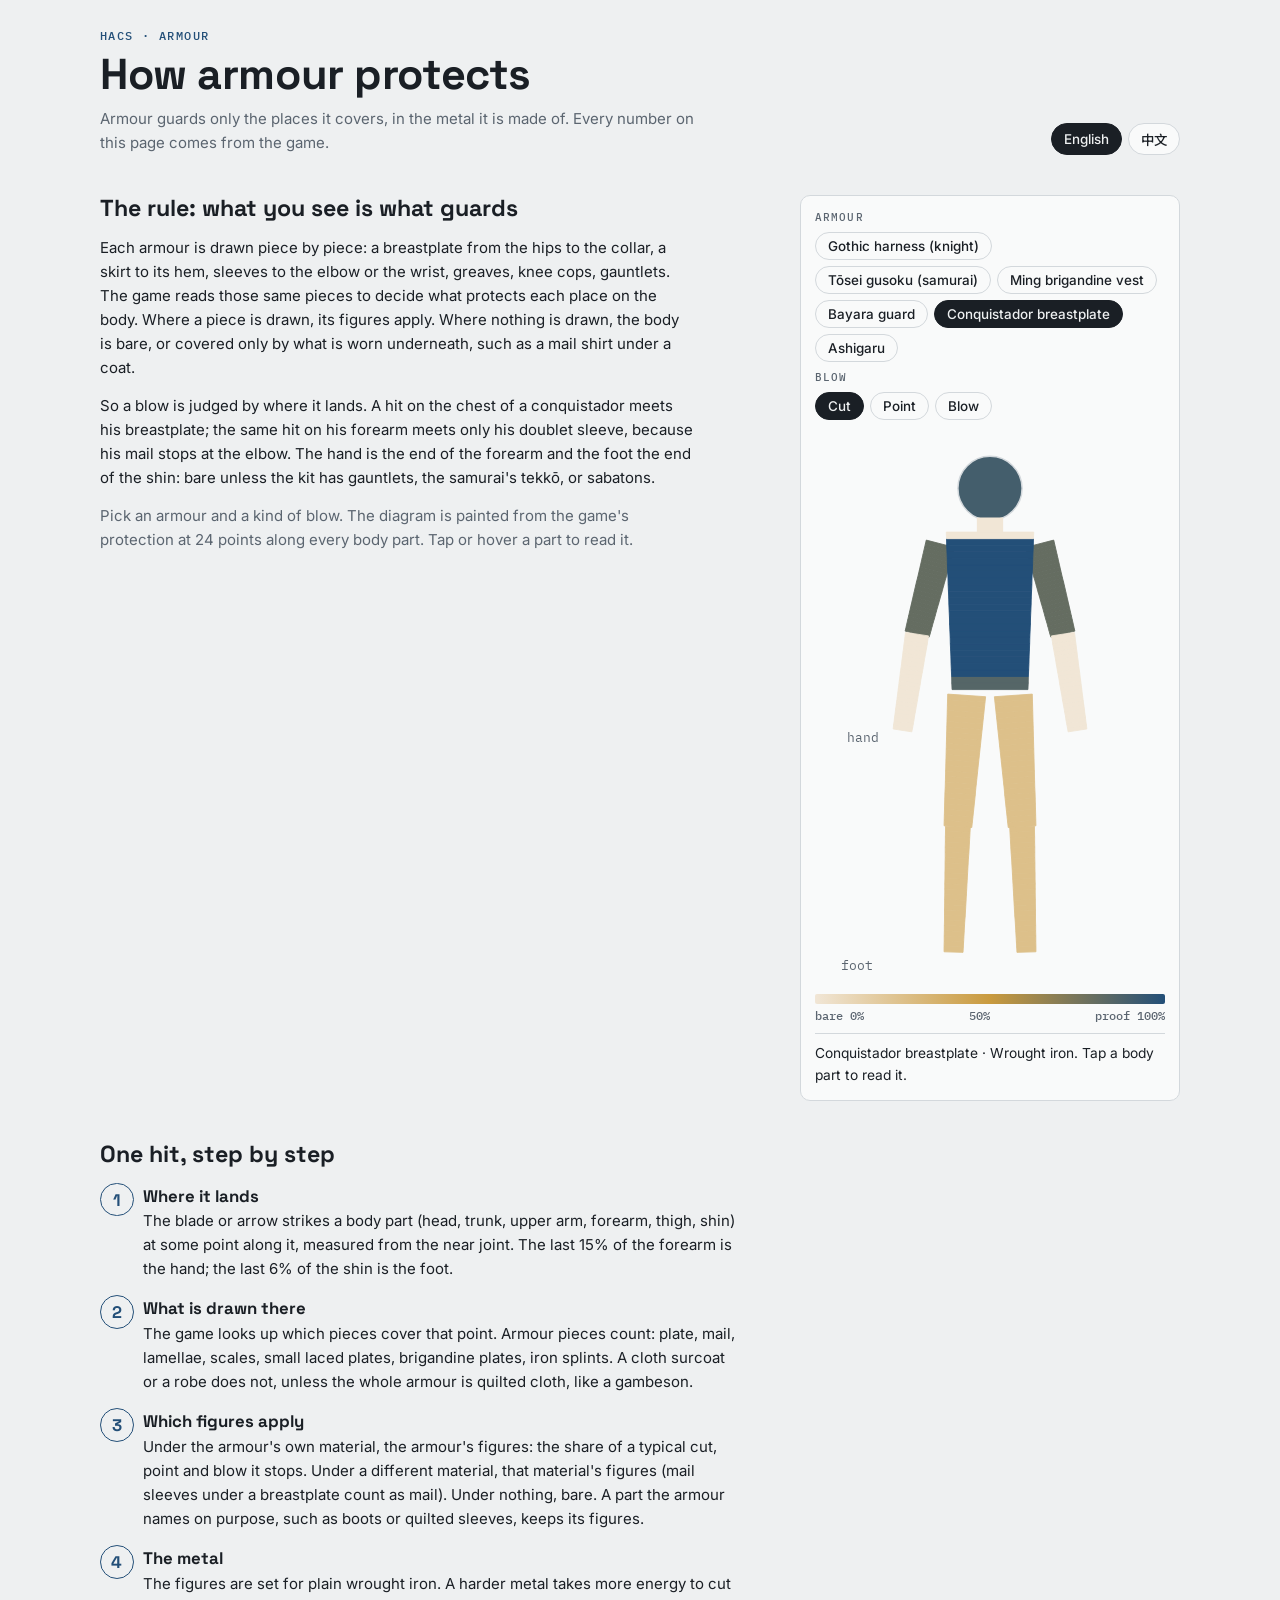
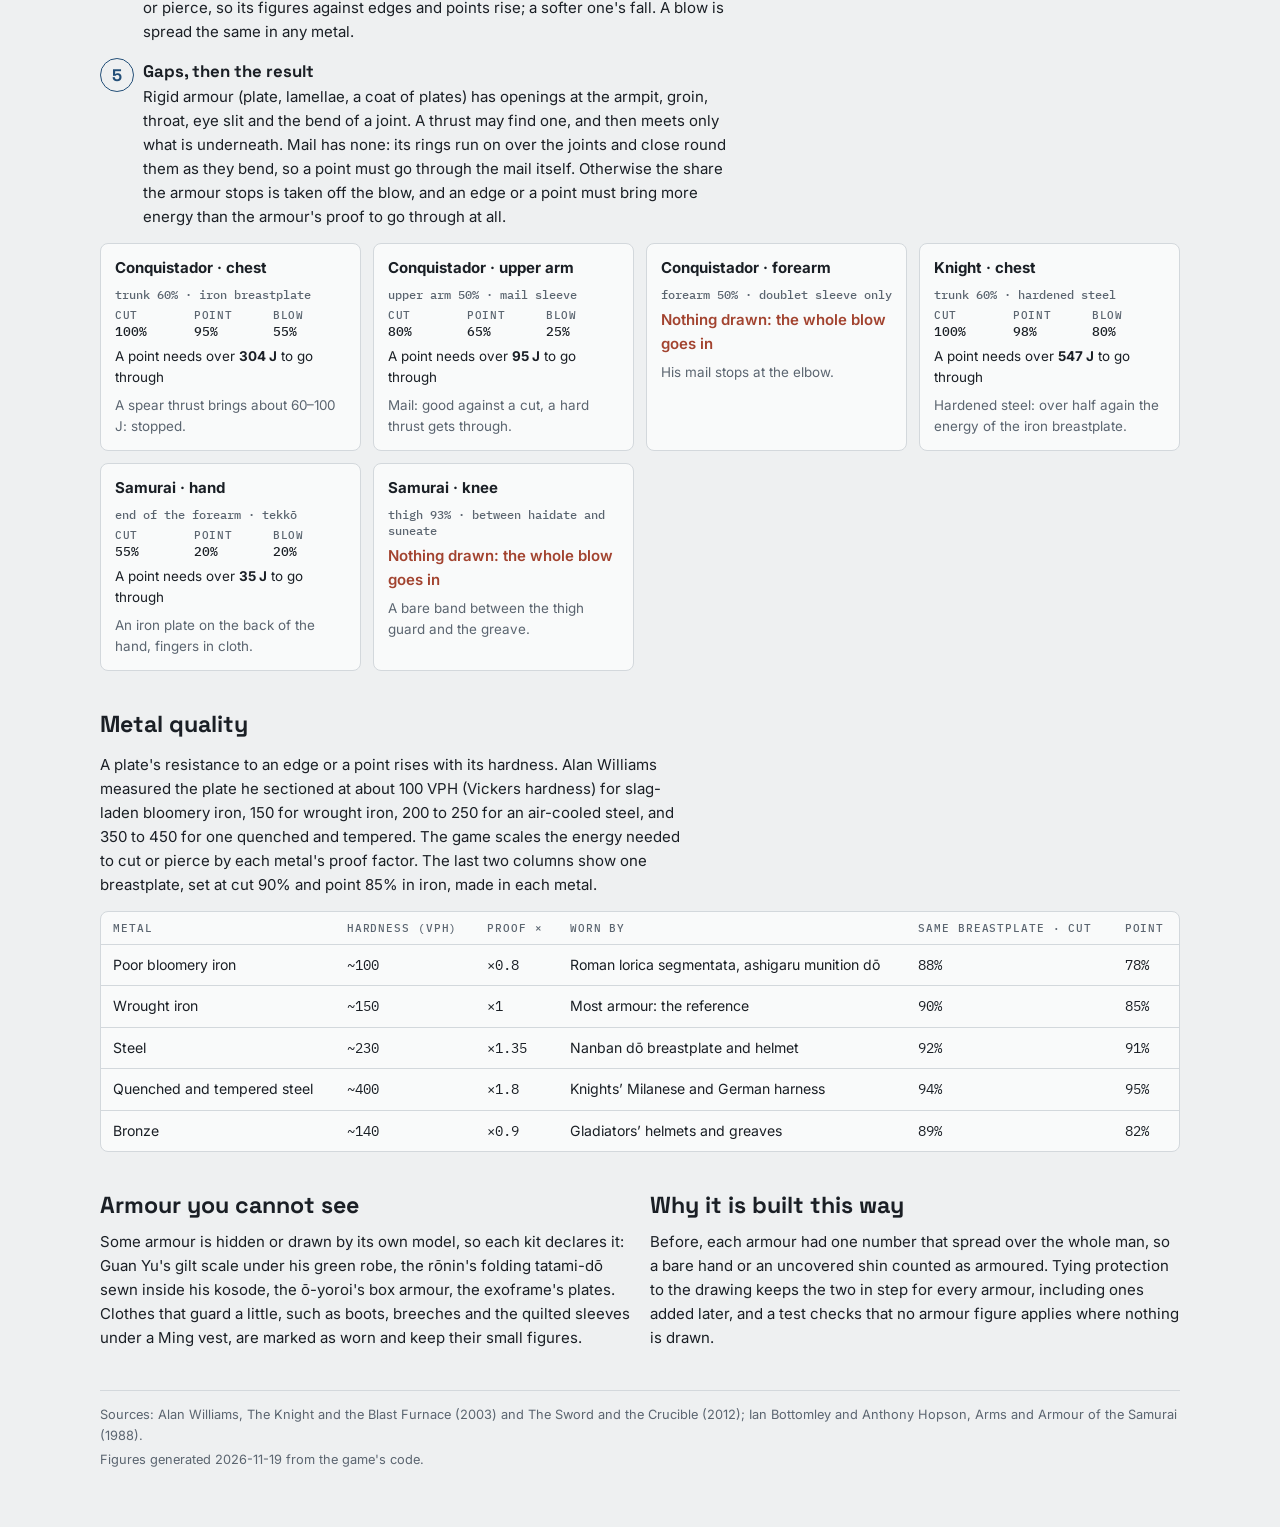
<file: assets/armour.html>
<!doctype html>
<!-- GENERATED by tools/armour-page.mjs from tools/armour-page.tpl.html: do not edit by hand. -->
<html lang="en">
<head>
<meta charset="utf-8">
<meta name="viewport" content="width=device-width, initial-scale=1, viewport-fit=cover">
</head>
<body>
<title>How Armour Protects</title>
<meta name="claude:viewport-fit-sides" content="cover">
<link rel="preconnect" href="https://fonts.googleapis.com">
<link rel="stylesheet" href="https://fonts.googleapis.com/css2?family=Space+Grotesk:wght@500;700&family=Inter:wght@400;500;600&family=IBM+Plex+Mono:wght@500&family=Noto+Sans+SC:wght@400;700&display=swap">
<style>
/* Layout: an armourer's sheet — a running explanation beside one live body diagram, then the worked hit, then reference tables.
   Colour: the temper colours of steel, straw (soft, little guard) to blued (proof). */
:root {
  --bg: #eef0f1; --panel: #f9fafa; --ink: #1a1f25; --muted: #5b6570; --line: #d3d8dc;
  --straw: #c99a3e; --blued: #234f78; --bare: #f1e6d6; --accent: #234f78; --warn: #a2432f;
  --display: "Space Grotesk", "Noto Sans SC", system-ui, sans-serif; --body: "Inter", "Noto Sans SC", system-ui, sans-serif; --mono: "IBM Plex Mono", ui-monospace, monospace;
}
@media (prefers-color-scheme: dark) { :root:not([data-theme="light"]) {
  --bg: #12161a; --panel: #1a1f25; --ink: #e6e9ec; --muted: #9aa4ae; --line: #2c333a;
  --straw: #d9ad55; --blued: #6fa3d6; --bare: #3a3127; --accent: #8ab8e3; --warn: #e07a62; color-scheme: dark } }
:root[data-theme="dark"] {
  --bg: #12161a; --panel: #1a1f25; --ink: #e6e9ec; --muted: #9aa4ae; --line: #2c333a;
  --straw: #d9ad55; --blued: #6fa3d6; --bare: #3a3127; --accent: #8ab8e3; --warn: #e07a62; color-scheme: dark }
* { box-sizing: border-box }
body { background: var(--bg); color: var(--ink); font: 15px/1.6 var(--body); padding-left: max(16px, env(safe-area-inset-left, 0px)); padding-right: max(16px, env(safe-area-inset-right, 0px)); padding-block: 28px 56px; margin: 0 }
main { max-width: 1080px; margin: 0 auto; display: grid; gap: 40px }
h1, h2, h3 { font-family: var(--display); text-wrap: balance; margin: 0 }
h1 { font-size: clamp(1.9rem, 4vw, 2.7rem); line-height: 1.1; letter-spacing: -0.01em }
h2 { font-size: 1.45rem; line-height: 1.2 }
h3 { font-size: 1.05rem }
p { margin: 0; max-width: 66ch }
.muted { color: var(--muted) }
.eyebrow { font: 500 .74rem var(--mono); letter-spacing: .12em; text-transform: uppercase; color: var(--accent) }
header { display: flex; flex-wrap: wrap; gap: 16px 24px; align-items: end; justify-content: space-between }
header > div { display: grid; gap: 8px; min-width: 0 }
.chips { display: flex; flex-wrap: wrap; gap: 6px }
.chips button { font: 500 .84rem var(--body); background: var(--panel); color: var(--ink); border: 1px solid var(--line); border-radius: 999px; padding: 5px 12px; cursor: pointer }
.chips button[aria-pressed="true"] { background: var(--ink); color: var(--bg); border-color: var(--ink) }
button:focus-visible { outline: 2px solid var(--accent); outline-offset: 2px }
.lab { display: grid; grid-template-columns: minmax(0, 1fr) minmax(280px, 380px); gap: 28px; align-items: start }
.lab .text { display: grid; gap: 14px; min-width: 0 }
.figure { background: var(--panel); border: 1px solid var(--line); border-radius: 10px; padding: 14px; display: grid; gap: 10px; position: sticky; top: calc(env(safe-area-inset-top, 0px) + 12px) }
.figure svg { width: 100%; height: auto; display: block }
.scale { display: grid; gap: 4px; font: 500 .72rem var(--mono); color: var(--muted) }
.scale .bar { height: 10px; border-radius: 2px; background: linear-gradient(90deg, var(--bare), var(--straw), var(--blued)) }
.scale .ticks { display: flex; justify-content: space-between }
.readout { min-height: 3.2em; font-size: .86rem; border-top: 1px solid var(--line); padding-top: 8px }
.readout b { font-family: var(--mono) }
.controls { display: grid; gap: 8px }
.controls label { font: 500 .7rem var(--mono); letter-spacing: .1em; text-transform: uppercase; color: var(--muted) }
ol.steps { list-style: none; padding: 0; margin: 0; display: grid; gap: 14px; counter-reset: s }
ol.steps li { display: grid; grid-template-columns: 2.2em minmax(0, 1fr); gap: 10px; counter-increment: s }
ol.steps li::before { content: counter(s); font: 700 1.05rem var(--display); color: var(--accent); border: 1.5px solid var(--accent); border-radius: 50%; width: 1.9em; height: 1.9em; display: grid; place-items: center }
.cases { display: grid; grid-template-columns: repeat(auto-fit, minmax(230px, 1fr)); gap: 12px }
.case { background: var(--panel); border: 1px solid var(--line); border-radius: 8px; padding: 12px 14px; display: grid; gap: 6px; align-content: start }
.case .where { font: 500 .78rem var(--mono); color: var(--muted) }
.figs { display: grid; grid-template-columns: repeat(3, 1fr); gap: 6px; font: 500 .82rem var(--mono); font-variant-numeric: tabular-nums }
.figs span { display: grid; gap: 1px }
.figs small { font: 500 .66rem var(--mono); color: var(--muted); text-transform: uppercase; letter-spacing: .06em }
.joules { font-size: .84rem }
.bare { color: var(--warn); font-weight: 600 }
.tablewrap { overflow-x: auto; border: 1px solid var(--line); border-radius: 8px; background: var(--panel) }
table { border-collapse: collapse; width: 100%; font-size: .88rem; min-width: 560px }
th, td { text-align: left; padding: 9px 12px; border-bottom: 1px solid var(--line); vertical-align: top }
th { font: 500 .7rem var(--mono); letter-spacing: .08em; text-transform: uppercase; color: var(--muted) }
td.num { font-family: var(--mono); font-variant-numeric: tabular-nums; white-space: nowrap }
tr:last-child td { border-bottom: 0 }
section { display: grid; gap: 14px }
.two { display: grid; grid-template-columns: repeat(auto-fit, minmax(280px, 1fr)); gap: 20px }
.two > div { display: grid; gap: 10px; min-width: 0 }
footer { font-size: .8rem; color: var(--muted); border-top: 1px solid var(--line); padding-top: 14px; display: grid; gap: 4px }
html[data-lang="zh"] .en, html[data-lang="en"] .zh { display: none }
@media (max-width: 760px) { .lab { grid-template-columns: 1fr } .figure { position: static } }
</style>

<main>
<header>
  <div>
    <span class="eyebrow"><span class="en">HACS · armour</span><span class="zh">HACS · 护甲</span></span>
    <h1><span class="en">How armour protects</span><span class="zh">护甲如何防护</span></h1>
    <p class="muted"><span class="en">Armour guards only the places it covers, in the metal it is made of. Every number on this page comes from the game.</span><span class="zh">护甲只护住它覆盖到的地方，护得多少取决于它用的金属。本页所有数字都取自游戏本身。</span></p>
  </div>
  <div class="chips" role="group" aria-label="Language"><button id="lang-en" type="button">English</button><button id="lang-zh" type="button">中文</button></div>
</header>

<div class="lab">
  <div class="text">
    <h2><span class="en">The rule: what you see is what guards</span><span class="zh">规则：看得见的才挡得住</span></h2>
    <p><span class="en">Each armour is drawn piece by piece: a breastplate from the hips to the collar, a skirt to its hem, sleeves to the elbow or the wrist, greaves, knee cops, gauntlets. The game reads those same pieces to decide what protects each place on the body. Where a piece is drawn, its figures apply. Where nothing is drawn, the body is bare, or covered only by what is worn underneath, such as a mail shirt under a coat.</span><span class="zh">每一副甲都是一件一件画出来的：胸甲从胯部到领口，甲裙垂到下摆，袖甲到肘或到腕，还有护胫、护膝、铁手套。游戏就读这些画出来的甲片，来决定身上每一处由什么防护。画了甲片的地方，按甲片的数值算；没画的地方就是空的，只剩里面穿的东西，比如外套下面的锁子甲。</span></p>
    <p><span class="en">So a blow is judged by where it lands. A hit on the chest of a conquistador meets his breastplate; the same hit on his forearm meets only his doublet sleeve, because his mail stops at the elbow. The hand is the end of the forearm and the foot the end of the shin: bare unless the kit has gauntlets, the samurai's tekkō, or sabatons.</span><span class="zh">所以一击算多少，要看它落在哪里。同样一枪，扎在征服者胸口是胸甲挡；扎在小臂上就只隔一层衣袖，因为他的锁子甲只到肘部。手是小臂的末端，脚是小腿的末端：除非有铁手套、武士的手甲（手背铁片）或铁靴，否则都是光的。</span></p>
    <p class="muted"><span class="en">Pick an armour and a kind of blow. The diagram is painted from the game's protection at 24 points along every body part. Tap or hover a part to read it.</span><span class="zh">选一副甲和一种打击。图上每个部位沿长度取了 24 个点，颜色就是游戏里这些点的防护值。点按或悬停可看数值。</span></p>
  </div>
  <div class="figure">
    <div class="controls">
      <label><span class="en">Armour</span><span class="zh">护甲</span></label>
      <div class="chips" id="kits" role="group"></div>
      <label><span class="en">Blow</span><span class="zh">打击</span></label>
      <div class="chips" id="blows" role="group"></div>
    </div>
    <svg id="body" viewBox="0 0 240 380" role="img" aria-label="Body diagram"></svg>
    <div class="scale"><div class="bar"></div><div class="ticks"><span><span class="en">bare 0%</span><span class="zh">无防护 0%</span></span><span>50%</span><span><span class="en">proof 100%</span><span class="zh">全挡 100%</span></span></div></div>
    <div class="readout" id="readout" aria-live="polite"></div>
  </div>
</div>

<section>
  <h2><span class="en">One hit, step by step</span><span class="zh">一击是怎么算的</span></h2>
  <ol class="steps">
    <li><div><h3><span class="en">Where it lands</span><span class="zh">落点</span></h3><p><span class="en">The blade or arrow strikes a body part (head, trunk, upper arm, forearm, thigh, shin) at some point along it, measured from the near joint. The last 15% of the forearm is the hand; the last 6% of the shin is the foot.</span><span class="zh">刀刃或箭命中某个部位（头、躯干、上臂、小臂、大腿、小腿）上的某一点，从近端关节量起。小臂最末 15% 算手，小腿最末 6% 算脚。</span></p></div></li>
    <li><div><h3><span class="en">What is drawn there</span><span class="zh">那里画了什么</span></h3><p><span class="en">The game looks up which pieces cover that point. Armour pieces count: plate, mail, lamellae, scales, small laced plates, brigandine plates, iron splints. A cloth surcoat or a robe does not, unless the whole armour is quilted cloth, like a gambeson.</span><span class="zh">游戏查出覆盖这一点的是哪些甲片。算数的是甲：板甲、锁子甲、札甲、鳞甲、小札、布面甲的甲片、铁条。布罩袍和长袍不算，除非整副甲本来就是棉布做的，比如棉甲。</span></p></div></li>
    <li><div><h3><span class="en">Which figures apply</span><span class="zh">用哪组数值</span></h3><p><span class="en">Under the armour's own material, the armour's figures: the share of a typical cut, point and blow it stops. Under a different material, that material's figures (mail sleeves under a breastplate count as mail). Under nothing, bare. A part the armour names on purpose, such as boots or quilted sleeves, keeps its figures.</span><span class="zh">落在这副甲本身的材料上，就用这副甲的数值：一次普通的砍、刺、钝击，它能挡下几成。落在别的材料上，用那种材料的数值（胸甲下面的锁子袖按锁子甲算）。什么都没有，就是光的。甲特意写明的部位，比如靴子、棉袖，保留它自己的数值。</span></p></div></li>
    <li><div><h3><span class="en">The metal</span><span class="zh">金属</span></h3><p><span class="en">The figures are set for plain wrought iron. A harder metal takes more energy to cut or pierce, so its figures against edges and points rise; a softer one's fall. A blow is spread the same in any metal.</span><span class="zh">数值按普通熟铁设定。金属越硬，砍穿、刺穿需要的能量越大，对刃和尖的防护就越高；越软越低。钝击被摊开的程度跟金属软硬无关。</span></p></div></li>
    <li><div><h3><span class="en">Gaps, then the result</span><span class="zh">缝隙，然后出结果</span></h3><p><span class="en">Rigid armour (plate, lamellae, a coat of plates) has openings at the armpit, groin, throat, eye slit and the bend of a joint. A thrust may find one, and then meets only what is underneath. Mail has none: its rings run on over the joints and close round them as they bend, so a point must go through the mail itself. Otherwise the share the armour stops is taken off the blow, and an edge or a point must bring more energy than the armour's proof to go through at all.</span><span class="zh">硬甲（板甲、札甲、布面甲）在腋下、腹股沟、咽喉、眼缝、关节弯处有缝隙。刺击可能正好找到缝，那就只碰到里面的东西。锁子甲没有缝：铁环连着盖过关节，弯曲时也合拢着，尖只能硬穿锁子甲本身。否则就从这一击里扣掉甲挡下的那一份；刃或尖带的能量还得超过这副甲的“耐受能量”，才能穿得进去。</span></p></div></li>
  </ol>
  <div class="cases" id="cases"></div>
</section>

<section>
  <h2><span class="en">Metal quality</span><span class="zh">金属品质</span></h2>
  <p><span class="en">A plate's resistance to an edge or a point rises with its hardness. Alan Williams measured the plate he sectioned at about 100 VPH (Vickers hardness) for slag-laden bloomery iron, 150 for wrought iron, 200 to 250 for an air-cooled steel, and 350 to 450 for one quenched and tempered. The game scales the energy needed to cut or pierce by each metal's proof factor. The last two columns show one breastplate, set at cut 90% and point 85% in iron, made in each metal.</span><span class="zh">甲板对刃和尖的抵抗随硬度上升。Alan Williams 切片测量过的甲板：夹渣的块炼铁约 100 VPH（维氏硬度），熟铁约 150，空冷的钢 200 到 250，淬火回火的钢 350 到 450。游戏按每种金属的“耐受倍数”放大砍穿、刺穿所需的能量。最后两列是同一块胸甲（熟铁时挡砍 90%、挡刺 85%）换成各种金属后的数值。</span></p>
  <div class="tablewrap"><table id="metals"></table></div>
</section>

<section class="two">
  <div>
    <h2><span class="en">Armour you cannot see</span><span class="zh">看不见的甲</span></h2>
    <p><span class="en">Some armour is hidden or drawn by its own model, so each kit declares it: Guan Yu's gilt scale under his green robe, the rōnin's folding tatami-dō sewn inside his kosode, the ō-yoroi's box armour, the exoframe's plates. Clothes that guard a little, such as boots, breeches and the quilted sleeves under a Ming vest, are marked as worn and keep their small figures.</span><span class="zh">有些甲藏在衣服里，或者由专门的模型画出来，所以每套装备都要自己声明：关羽绿袍下的金鳞甲、浪人缝在小袖里的折叠叠具足、大铠的箱形胴、外骨骼的甲板。能挡一点的衣物，比如靴子、马裤、明军背心下面的棉袖，标为“穿着”，保留它们不大的数值。</span></p>
  </div>
  <div>
    <h2><span class="en">Why it is built this way</span><span class="zh">为什么这样设计</span></h2>
    <p><span class="en">Before, each armour had one number that spread over the whole man, so a bare hand or an uncovered shin counted as armoured. Tying protection to the drawing keeps the two in step for every armour, including ones added later, and a test checks that no armour figure applies where nothing is drawn.</span><span class="zh">以前每副甲只有一个数值，铺满全身，所以光着的手、露着的小腿也算有甲。把防护和画出来的甲绑在一起，每副甲（包括以后新加的）都会保持一致；还有一条测试专门检查：没画甲的地方不许有甲的数值。</span></p>
  </div>
</section>

<footer>
  <span><span class="en">Sources: Alan Williams, The Knight and the Blast Furnace (2003) and The Sword and the Crucible (2012); Ian Bottomley and Anthony Hopson, Arms and Armour of the Samurai (1988).</span><span class="zh">资料来源：Alan Williams《骑士与高炉》（2003）、《剑与坩埚》（2012）；Ian Bottomley、Anthony Hopson《武士的武器与甲胄》（1988）。</span></span>
  <span id="stamp"></span>
</footer>
</main>

<script>
const DATA = {"kits":[{"kind":"knight","label":"Gothic plate","kitLabel":"Knight — full plate","metal":"hardenedSteel","head":[1,0.981,0.62],"parts":{"trunk":[[1,0.984,0.8],[1,0.984,0.8],[1,0.984,0.8],[1,0.984,0.8],[1,0.984,0.8],[1,0.984,0.8],[1,0.984,0.8],[1,0.984,0.8],[1,0.984,0.8],[1,0.984,0.8],[1,0.984,0.8],[1,0.984,0.8],[1,0.984,0.8],[1,0.984,0.8],[1,0.984,0.8],[1,0.984,0.8],[1,0.984,0.8],[1,0.984,0.8],[1,0.984,0.8],[1,0.984,0.8],[1,0.984,0.8],[1,0.984,0.8],[1,0.984,0.8],[1,0.984,0.8]],"upperArm":[[1,0.984,0.8],[1,0.984,0.8],[1,0.984,0.8],[1,0.984,0.8],[1,0.984,0.8],[1,0.984,0.8],[1,0.984,0.8],[1,0.984,0.8],[1,0.984,0.8],[1,0.984,0.8],[1,0.984,0.8],[1,0.984,0.8],[1,0.984,0.8],[1,0.984,0.8],[1,0.984,0.8],[1,0.984,0.8],[1,0.984,0.8],[1,0.984,0.8],[1,0.984,0.8],[1,0.984,0.8],[1,0.984,0.8],[1,0.984,0.8],[1,0.984,0.8],[1,0.984,0.8]],"forearm":[[1,0.984,0.8],[1,0.984,0.8],[1,0.984,0.8],[1,0.984,0.8],[1,0.984,0.8],[1,0.984,0.8],[1,0.984,0.8],[1,0.984,0.8],[1,0.984,0.8],[1,0.984,0.8],[1,0.984,0.8],[1,0.984,0.8],[1,0.984,0.8],[1,0.984,0.8],[1,0.984,0.8],[1,0.984,0.8],[1,0.984,0.8],[1,0.984,0.8],[1,0.984,0.8],[1,0.984,0.8],[1,0.984,0.8],[1,0.984,0.8],[1,0.984,0.8],[1,0.984,0.8]],"thigh":[[1,0.984,0.8],[1,0.984,0.8],[1,0.984,0.8],[1,0.984,0.8],[1,0.984,0.8],[1,0.984,0.8],[1,0.984,0.8],[1,0.984,0.8],[1,0.984,0.8],[1,0.984,0.8],[1,0.984,0.8],[1,0.984,0.8],[1,0.984,0.8],[1,0.984,0.8],[1,0.984,0.8],[1,0.984,0.8],[1,0.984,0.8],[1,0.984,0.8],[1,0.984,0.8],[1,0.984,0.8],[1,0.984,0.8],[1,0.984,0.8],[1,0.984,0.8],[1,0.984,0.8]],"shank":[[1,0.984,0.8],[1,0.984,0.8],[1,0.984,0.8],[1,0.984,0.8],[1,0.984,0.8],[1,0.984,0.8],[1,0.984,0.8],[1,0.984,0.8],[1,0.984,0.8],[1,0.984,0.8],[1,0.984,0.8],[1,0.984,0.8],[1,0.984,0.8],[1,0.984,0.8],[1,0.984,0.8],[1,0.984,0.8],[1,0.984,0.8],[1,0.984,0.8],[1,0.984,0.8],[1,0.984,0.8],[1,0.984,0.8],[1,0.984,0.8],[1,0.984,0.8],[1,0.984,0.8]]},"pieces":{"trunk":[{"from":0,"to":1,"material":"steel","slot":"trunk"}],"upperArm":[{"from":0,"to":1,"material":"steel","slot":"upperArm"}],"forearm":[{"from":0,"to":0.85,"material":"steel","slot":"forearm"}],"thigh":[{"from":0,"to":1,"material":"steel","slot":"thigh"}],"shank":[{"from":0,"to":0.94,"material":"steel","slot":"shin"}]},"hand":"steel","foot":"steel"},{"kind":"samuraiTosei","label":"Iron","kitLabel":"Samurai — tōsei gusoku","metal":"iron","head":[0.95,0.9,0.7],"parts":{"trunk":[[0.95,0.9,0.7],[0.95,0.9,0.7],[0.95,0.9,0.7],[0.95,0.9,0.7],[0.95,0.9,0.7],[0.95,0.9,0.7],[0.95,0.9,0.7],[0.95,0.9,0.7],[0.95,0.9,0.7],[0.95,0.9,0.7],[0.95,0.9,0.7],[0.95,0.9,0.7],[0.95,0.9,0.7],[0.95,0.9,0.7],[0.95,0.9,0.7],[0.95,0.9,0.7],[0.95,0.9,0.7],[0.95,0.9,0.7],[0.95,0.9,0.7],[0.95,0.9,0.7],[0.95,0.9,0.7],[0.95,0.9,0.7],[0.95,0.9,0.7],[0.95,0.9,0.7]],"upperArm":[[0.95,0.54,0.49],[0.95,0.54,0.49],[0.95,0.54,0.49],[0.95,0.54,0.49],[0.95,0.54,0.49],[0.95,0.54,0.49],[0.95,0.54,0.49],[0.95,0.54,0.49],[0.95,0.54,0.49],[0.95,0.54,0.49],[0.95,0.54,0.49],[0.95,0.54,0.49],[0.95,0.54,0.49],[0.95,0.54,0.49],[0.95,0.54,0.49],[0,0,0],[0,0,0],[0,0,0],[0,0,0],[0,0,0],[0,0,0],[0,0,0],[0,0,0],[0,0,0]],"forearm":[[0.95,0.54,0.49],[0.95,0.54,0.49],[0.95,0.54,0.49],[0.95,0.54,0.49],[0.95,0.54,0.49],[0.95,0.54,0.49],[0.95,0.54,0.49],[0.95,0.54,0.49],[0.95,0.54,0.49],[0.95,0.54,0.49],[0.95,0.54,0.49],[0.95,0.54,0.49],[0.95,0.54,0.49],[0.95,0.54,0.49],[0.95,0.54,0.49],[0.95,0.54,0.49],[0.95,0.54,0.49],[0.95,0.54,0.49],[0.95,0.54,0.49],[0.95,0.54,0.49],[0.55,0.2,0.2],[0.55,0.2,0.2],[0.55,0.2,0.2],[0.55,0.2,0.2]],"thigh":[[0.95,0.54,0.49],[0.95,0.54,0.49],[0.95,0.54,0.49],[0.95,0.54,0.49],[0.95,0.54,0.49],[0.95,0.54,0.49],[0.95,0.54,0.49],[0.95,0.54,0.49],[0.95,0.54,0.49],[0.95,0.54,0.49],[0.95,0.54,0.49],[0.95,0.54,0.49],[0.95,0.54,0.49],[0.95,0.54,0.49],[0.95,0.54,0.49],[0.95,0.54,0.49],[0.95,0.54,0.49],[0.95,0.54,0.49],[0.95,0.54,0.49],[0.95,0.54,0.49],[0,0,0],[0,0,0],[0,0,0],[0,0,0]],"shank":[[0,0,0],[0.95,0.54,0.49],[0.95,0.54,0.49],[0.95,0.54,0.49],[0.95,0.54,0.49],[0.95,0.54,0.49],[0.95,0.54,0.49],[0.95,0.54,0.49],[0.95,0.54,0.49],[0.95,0.54,0.49],[0.95,0.54,0.49],[0.95,0.54,0.49],[0.95,0.54,0.49],[0.95,0.54,0.49],[0.95,0.54,0.49],[0.95,0.54,0.49],[0.95,0.54,0.49],[0.95,0.54,0.49],[0.95,0.54,0.49],[0.95,0.54,0.49],[0.95,0.54,0.49],[0,0,0],[0,0,0],[0,0,0]]},"pieces":{"trunk":[{"from":0,"to":1,"material":"steel","slot":"trunk"}],"upperArm":[{"from":0,"to":0.62,"material":"kozane","slot":"upperArm"}],"forearm":[{"from":0,"to":0.85,"material":"splint","slot":"forearm"}],"thigh":[{"from":0.25,"to":0.85,"material":"kozane","slot":"thigh"},{"from":0,"to":0.5,"material":"kozane","slot":"skirt"}],"shank":[{"from":0.04,"to":0.86,"material":"splint","slot":"shin"}]},"hand":"tekko","foot":null},{"kind":"mingBrigandine","label":"Red","kitLabel":"Ming — brigandine","metal":"iron","head":[0.85,0.55,0.55],"parts":{"trunk":[[0.87,0.72,0.48],[0.87,0.72,0.48],[0.87,0.72,0.48],[0.87,0.72,0.48],[0.87,0.72,0.48],[0.87,0.72,0.48],[0.87,0.72,0.48],[0.87,0.72,0.48],[0.87,0.72,0.48],[0.87,0.72,0.48],[0.87,0.72,0.48],[0.87,0.72,0.48],[0.87,0.72,0.48],[0.87,0.72,0.48],[0.87,0.72,0.48],[0.87,0.72,0.48],[0.87,0.72,0.48],[0.87,0.72,0.48],[0.87,0.72,0.48],[0.87,0.72,0.48],[0.87,0.72,0.48],[0.87,0.72,0.48],[0.87,0.72,0.48],[0,0,0]],"upperArm":[[0.3,0.15,0.25],[0.3,0.15,0.25],[0.3,0.15,0.25],[0.3,0.15,0.25],[0.3,0.15,0.25],[0.3,0.15,0.25],[0.3,0.15,0.25],[0.3,0.15,0.25],[0.3,0.15,0.25],[0.3,0.15,0.25],[0.3,0.15,0.25],[0.3,0.15,0.25],[0.3,0.15,0.25],[0.3,0.15,0.25],[0.3,0.15,0.25],[0.3,0.15,0.25],[0.3,0.15,0.25],[0.3,0.15,0.25],[0.3,0.15,0.25],[0.3,0.15,0.25],[0.3,0.15,0.25],[0.3,0.15,0.25],[0.3,0.15,0.25],[0.3,0.15,0.25]],"forearm":[[0.3,0.15,0.25],[0.3,0.15,0.25],[0.3,0.15,0.25],[0.3,0.15,0.25],[0.3,0.15,0.25],[0.3,0.15,0.25],[0.3,0.15,0.25],[0.3,0.15,0.25],[0.3,0.15,0.25],[0.3,0.15,0.25],[0.3,0.15,0.25],[0.3,0.15,0.25],[0.3,0.15,0.25],[0.3,0.15,0.25],[0.3,0.15,0.25],[0.3,0.15,0.25],[0.3,0.15,0.25],[0.3,0.15,0.25],[0.3,0.15,0.25],[0.3,0.15,0.25],[0,0,0],[0,0,0],[0,0,0],[0,0,0]],"thigh":[[0.87,0.72,0.48],[0.87,0.72,0.48],[0.87,0.72,0.48],[0.87,0.72,0.48],[0.87,0.72,0.48],[0.87,0.72,0.48],[0.87,0.72,0.48],[0.87,0.72,0.48],[0.87,0.72,0.48],[0.87,0.72,0.48],[0.87,0.72,0.48],[0.87,0.72,0.48],[0.87,0.72,0.48],[0.87,0.72,0.48],[0.87,0.72,0.48],[0.87,0.72,0.48],[0.87,0.72,0.48],[0.87,0.72,0.48],[0.87,0.72,0.48],[0.87,0.72,0.48],[0.87,0.72,0.48],[0.87,0.72,0.48],[0.87,0.72,0.48],[0,0,0]],"shank":[[0,0,0],[0,0,0],[0,0,0],[0,0,0],[0,0,0],[0,0,0],[0,0,0],[0,0,0],[0,0,0],[0,0,0],[0,0,0],[0,0,0],[0,0,0],[0,0,0],[0,0,0],[0,0,0],[0,0,0],[0,0,0],[0,0,0],[0,0,0],[0,0,0],[0,0,0],[0,0,0],[0,0,0]]},"pieces":{"trunk":[{"from":0,"to":0.96,"material":"studded","slot":"trunk"},{"from":0.14,"to":0.24,"material":"cloth","slot":"trunk"}],"upperArm":[{"from":0,"to":0.14,"material":"studded","slot":"upperArm"}],"forearm":[],"thigh":[{"from":0,"to":0.95,"material":"studded","slot":"skirt"}],"shank":[]},"hand":null,"foot":null},{"kind":"bayara","label":"Blue brocade","kitLabel":"Eight Banners (Later Jin) — Bayara guard","metal":"iron","head":[0.91,0.74,0.58],"parts":{"trunk":[[0.94,0.903,0.706],[0.94,0.903,0.706],[0.94,0.903,0.706],[0.94,0.903,0.706],[0.94,0.903,0.706],[0.94,0.903,0.706],[0.94,0.903,0.706],[0.94,0.903,0.706],[0.94,0.903,0.706],[0.94,0.903,0.706],[0.94,0.903,0.706],[0.94,0.903,0.706],[0.94,0.903,0.706],[0.94,0.903,0.706],[0.94,0.903,0.706],[0.94,0.903,0.706],[0.94,0.903,0.706],[0.94,0.903,0.706],[0.94,0.903,0.706],[0.94,0.903,0.706],[0.94,0.903,0.706],[0.94,0.903,0.706],[0.94,0.903,0.706],[0.85,0.65,0.3]],"upperArm":[[0.982,0.962,0.685],[0.982,0.962,0.685],[0.982,0.962,0.685],[0.982,0.962,0.685],[0.982,0.962,0.685],[0.982,0.962,0.685],[0.982,0.962,0.685],[0.982,0.962,0.685],[0.982,0.962,0.685],[0.982,0.962,0.685],[0.982,0.962,0.685],[0.982,0.962,0.685],[0.982,0.962,0.685],[0.982,0.962,0.685],[0.982,0.962,0.685],[0.982,0.962,0.685],[0.982,0.962,0.685],[0.982,0.962,0.685],[0.982,0.962,0.685],[0.982,0.962,0.685],[0.982,0.962,0.685],[0.982,0.962,0.685],[0.982,0.962,0.685],[0.982,0.962,0.685]],"forearm":[[0.98,0.93,0.55],[0.98,0.93,0.55],[0.98,0.93,0.55],[0.98,0.93,0.55],[0.98,0.93,0.55],[0.98,0.93,0.55],[0.98,0.93,0.55],[0.98,0.93,0.55],[0.98,0.93,0.55],[0.98,0.93,0.55],[0.98,0.93,0.55],[0.98,0.93,0.55],[0.98,0.93,0.55],[0.98,0.93,0.55],[0.98,0.93,0.55],[0.98,0.93,0.55],[0.98,0.93,0.55],[0.98,0.93,0.55],[0.98,0.93,0.55],[0.98,0.93,0.55],[0,0,0],[0,0,0],[0,0,0],[0,0,0]],"thigh":[[0.94,0.903,0.706],[0.94,0.903,0.706],[0.94,0.903,0.706],[0.94,0.903,0.706],[0.94,0.903,0.706],[0.94,0.903,0.706],[0.94,0.903,0.706],[0.94,0.903,0.706],[0.94,0.903,0.706],[0.94,0.903,0.706],[0.94,0.903,0.706],[0.94,0.903,0.706],[0.94,0.903,0.706],[0.94,0.903,0.706],[0.94,0.903,0.706],[0.94,0.903,0.706],[0.94,0.903,0.706],[0.94,0.903,0.706],[0.94,0.903,0.706],[0.94,0.903,0.706],[0.94,0.903,0.706],[0.94,0.903,0.706],[0.94,0.903,0.706],[0.85,0.65,0.3]],"shank":[[0,0,0],[0,0,0],[0,0,0],[0,0,0],[0,0,0],[0,0,0],[0,0,0],[0,0,0],[0,0,0],[0,0,0],[0,0,0],[0,0,0],[0,0,0],[0,0,0],[0,0,0],[0,0,0],[0,0,0],[0,0,0],[0,0,0],[0,0,0],[0,0,0],[0,0,0],[0,0,0],[0,0,0]]},"pieces":{"trunk":[{"from":0,"to":0.97,"material":"studded","slot":"trunk"}],"upperArm":[{"from":0,"to":0.5,"material":"steel","slot":"upperArm"},{"from":0.45,"to":1,"material":"steel","slot":"upperArm"}],"forearm":[{"from":0,"to":0.85,"material":"steel","slot":"forearm"}],"thigh":[{"from":0,"to":0.95,"material":"studded","slot":"skirt"}],"shank":[]},"hand":null,"foot":null},{"kind":"conquistadorPlate","label":"Black doublet","kitLabel":"Conquistador — breastplate","metal":"iron","head":[0.9,0.8,0.5],"parts":{"trunk":[[0.85,0.65,0.3],[0.85,0.65,0.3],[1,0.95,0.55],[1,0.95,0.55],[1,0.95,0.55],[1,0.95,0.55],[1,0.95,0.55],[1,0.95,0.55],[1,0.95,0.55],[1,0.95,0.55],[1,0.95,0.55],[1,0.95,0.55],[1,0.95,0.55],[1,0.95,0.55],[1,0.95,0.55],[1,0.95,0.55],[1,0.95,0.55],[1,0.95,0.55],[1,0.95,0.55],[1,0.95,0.55],[1,0.95,0.55],[1,0.95,0.55],[1,0.95,0.55],[0,0,0]],"upperArm":[[0.8,0.65,0.25],[0.8,0.65,0.25],[0.8,0.65,0.25],[0.8,0.65,0.25],[0.8,0.65,0.25],[0.8,0.65,0.25],[0.8,0.65,0.25],[0.8,0.65,0.25],[0.8,0.65,0.25],[0.8,0.65,0.25],[0.8,0.65,0.25],[0.8,0.65,0.25],[0.8,0.65,0.25],[0.8,0.65,0.25],[0.8,0.65,0.25],[0.8,0.65,0.25],[0.8,0.65,0.25],[0.8,0.65,0.25],[0.8,0.65,0.25],[0.8,0.65,0.25],[0.8,0.65,0.25],[0.8,0.65,0.25],[0.8,0.65,0.25],[0.8,0.65,0.25]],"forearm":[[0,0,0],[0,0,0],[0,0,0],[0,0,0],[0,0,0],[0,0,0],[0,0,0],[0,0,0],[0,0,0],[0,0,0],[0,0,0],[0,0,0],[0,0,0],[0,0,0],[0,0,0],[0,0,0],[0,0,0],[0,0,0],[0,0,0],[0,0,0],[0,0,0],[0,0,0],[0,0,0],[0,0,0]],"thigh":[[0.25,0.1,0.1],[0.25,0.1,0.1],[0.25,0.1,0.1],[0.25,0.1,0.1],[0.25,0.1,0.1],[0.25,0.1,0.1],[0.25,0.1,0.1],[0.25,0.1,0.1],[0.25,0.1,0.1],[0.25,0.1,0.1],[0.25,0.1,0.1],[0.25,0.1,0.1],[0.25,0.1,0.1],[0.25,0.1,0.1],[0.25,0.1,0.1],[0.25,0.1,0.1],[0.25,0.1,0.1],[0.25,0.1,0.1],[0.25,0.1,0.1],[0.25,0.1,0.1],[0.25,0.1,0.1],[0.25,0.1,0.1],[0.25,0.1,0.1],[0.25,0.1,0.1]],"shank":[[0.25,0.1,0.1],[0.25,0.1,0.1],[0.25,0.1,0.1],[0.25,0.1,0.1],[0.25,0.1,0.1],[0.25,0.1,0.1],[0.25,0.1,0.1],[0.25,0.1,0.1],[0.25,0.1,0.1],[0.25,0.1,0.1],[0.25,0.1,0.1],[0.25,0.1,0.1],[0.25,0.1,0.1],[0.25,0.1,0.1],[0.25,0.1,0.1],[0.25,0.1,0.1],[0.25,0.1,0.1],[0.25,0.1,0.1],[0.25,0.1,0.1],[0.25,0.1,0.1],[0.25,0.1,0.1],[0.25,0.1,0.1],[0.25,0.1,0.1],[0.25,0.1,0.1]]},"pieces":{"trunk":[{"from":0,"to":0.97,"material":"mail","slot":"trunk"},{"from":0.1,"to":0.96,"material":"steel","slot":"trunk"}],"upperArm":[{"from":0,"to":1,"material":"mail","slot":"upperArm"}],"forearm":[],"thigh":[{"from":0,"to":0.3,"material":"steel","slot":"skirt"}],"shank":[]},"hand":null,"foot":null},{"kind":"ashigaru","label":"Black","kitLabel":"Ashigaru","metal":"poorIron","head":[0.545,0.317,0.42],"parts":{"trunk":[[0.831,0.784,0.5],[0.831,0.784,0.5],[0.831,0.784,0.5],[0.831,0.784,0.5],[0.831,0.784,0.5],[0.831,0.784,0.5],[0.831,0.784,0.5],[0.831,0.784,0.5],[0.831,0.784,0.5],[0.831,0.784,0.5],[0.831,0.784,0.5],[0.831,0.784,0.5],[0.831,0.784,0.5],[0.831,0.784,0.5],[0.831,0.784,0.5],[0.831,0.784,0.5],[0.831,0.784,0.5],[0.831,0.784,0.5],[0.831,0.784,0.5],[0.831,0.784,0.5],[0.831,0.784,0.5],[0.831,0.784,0.5],[0.831,0.784,0.5],[0,0,0]],"upperArm":[[0,0,0],[0,0,0],[0,0,0],[0,0,0],[0,0,0],[0,0,0],[0,0,0],[0,0,0],[0,0,0],[0,0,0],[0,0,0],[0,0,0],[0,0,0],[0,0,0],[0,0,0],[0,0,0],[0,0,0],[0,0,0],[0,0,0],[0,0,0],[0,0,0],[0,0,0],[0,0,0],[0,0,0]],"forearm":[[0,0,0],[0,0,0],[0,0,0],[0,0,0],[0,0,0],[0,0,0],[0,0,0],[0,0,0],[0,0,0],[0,0,0],[0,0,0],[0,0,0],[0,0,0],[0,0,0],[0,0,0],[0,0,0],[0,0,0],[0,0,0],[0,0,0],[0,0,0],[0,0,0],[0,0,0],[0,0,0],[0,0,0]],"thigh":[[0.396,0.101,0.14],[0.396,0.101,0.14],[0.396,0.101,0.14],[0.396,0.101,0.14],[0.396,0.101,0.14],[0.396,0.101,0.14],[0.396,0.101,0.14],[0,0,0],[0,0,0],[0,0,0],[0,0,0],[0,0,0],[0,0,0],[0,0,0],[0,0,0],[0,0,0],[0,0,0],[0,0,0],[0,0,0],[0,0,0],[0,0,0],[0,0,0],[0,0,0],[0,0,0]],"shank":[[0,0,0],[0,0,0],[0.396,0.101,0.14],[0.396,0.101,0.14],[0.396,0.101,0.14],[0.396,0.101,0.14],[0.396,0.101,0.14],[0.396,0.101,0.14],[0.396,0.101,0.14],[0.396,0.101,0.14],[0.396,0.101,0.14],[0.396,0.101,0.14],[0.396,0.101,0.14],[0.396,0.101,0.14],[0.396,0.101,0.14],[0.396,0.101,0.14],[0.396,0.101,0.14],[0.396,0.101,0.14],[0.396,0.101,0.14],[0,0,0],[0,0,0],[0,0,0],[0,0,0],[0,0,0]]},"pieces":{"trunk":[{"from":0,"to":0.96,"material":"armor","slot":"trunk"}],"upperArm":[],"forearm":[{"from":0,"to":0.85,"material":"cloth","slot":"forearm"}],"thigh":[{"from":0,"to":0.3,"material":"kozane","slot":"skirt"}],"shank":[{"from":0.1,"to":0.8,"material":"splint","slot":"shin"}]},"hand":null,"foot":null}],"examples":{"conqUpper":{"cut":0.8,"pierce":0.65,"blunt":0.25,"puncture":95,"edge":65},"conqFore":{"cut":0,"pierce":0,"blunt":0,"puncture":0,"edge":0},"conqBelly":{"cut":0.85,"pierce":0.65,"blunt":0.3,"puncture":95,"edge":93},"conqChest":{"cut":1,"pierce":0.95,"blunt":0.55,"puncture":304,"edge":3256},"knightChest":{"cut":1,"pierce":0.984,"blunt":0.8,"puncture":547,"edge":3256},"toseiKnee":{"cut":0,"pierce":0,"blunt":0,"puncture":0,"edge":0},"toseiShin":{"cut":0.95,"pierce":0.54,"blunt":0.49,"puncture":76,"edge":311},"toseiHand":{"cut":0.55,"pierce":0.2,"blunt":0.2,"puncture":35,"edge":20}},"metals":[{"key":"poorIron","proof":0.8,"vph":100,"cut":0.878,"pierce":0.784},{"key":"iron","proof":1,"vph":150,"cut":0.9,"pierce":0.85},{"key":"steel","proof":1.35,"vph":230,"cut":0.924,"pierce":0.912},{"key":"hardenedSteel","proof":1.8,"vph":400,"cut":0.942,"pierce":0.948},{"key":"bronze","proof":0.9,"vph":140,"cut":0.89,"pierce":0.821}],"handFrom":0.85,"footFrom":0.94,"when":"2026-11-19"};
const $ = (id) => document.getElementById(id);
const ZH = {
  kits: { knight: '哥特式板甲（骑士）', samuraiTosei: '当世具足（武士）', mingBrigandine: '明军布面甲背心', bayara: '巴牙喇护军', conquistadorPlate: '征服者胸甲', ashigaru: '足轻' },
  metals: { poorIron: '劣质块炼铁', iron: '熟铁', steel: '钢', hardenedSteel: '淬火回火钢', bronze: '青铜' },
  materials: { steel: '钢板', mail: '锁子甲', kozane: '小札', lamellae: '札甲', scales: '鳞甲', studded: '布面甲片', armor: '漆铁板', splint: '铁条', cloth: '布', pad: '甲板', tekko: '手甲' },
  parts: { head: '头', trunk: '躯干', upperArm: '上臂', forearm: '小臂', hand: '手', thigh: '大腿', shank: '小腿', foot: '脚' },
};
const EN = {
  kits: { knight: 'Gothic harness (knight)', samuraiTosei: 'Tōsei gusoku (samurai)', mingBrigandine: 'Ming brigandine vest', bayara: 'Bayara guard', conquistadorPlate: 'Conquistador breastplate', ashigaru: 'Ashigaru' },
  metals: { poorIron: 'Poor bloomery iron', iron: 'Wrought iron', steel: 'Steel', hardenedSteel: 'Quenched and tempered steel', bronze: 'Bronze' },
  materials: { steel: 'plate', mail: 'mail', kozane: 'laced plates', lamellae: 'lamellae', scales: 'scales', studded: 'brigandine plates', armor: 'lacquered iron', splint: 'iron splints', cloth: 'cloth', pad: 'plates', tekko: 'tekkō' },
  parts: { head: 'head', trunk: 'trunk', upperArm: 'upper arm', forearm: 'forearm', hand: 'hand', thigh: 'thigh', shank: 'shin', foot: 'foot' },
};
const WHO = { poorIron: ['Roman lorica segmentata, ashigaru munition dō', '罗马环片甲、足轻的量产胴'], iron: ['Most armour: the reference', '大多数甲：基准'], steel: ['Nanban dō breastplate and helmet', '南蛮胴的胸甲与头盔'], hardenedSteel: ['Knights’ Milanese and German harness', '骑士的米兰式、德式板甲'], bronze: ['Gladiators’ helmets and greaves', '角斗士的头盔与护胫'] };
const BLOWS = [['cut', 'Cut', '砍'], ['point', 'Point', '刺'], ['blunt', 'Blow', '钝击']];
const state = { kit: 'conquistadorPlate', blow: 0, lang: location.hash === '#zh' ? 'zh' : (location.hash === '#en' ? 'en' : (navigator.language || '').startsWith('zh') ? 'zh' : 'en') };
const T = () => (state.lang === 'zh' ? ZH : EN);
const pct = (v) => `${Math.round(v * 100)}%`;

function setLang(lang) {
  state.lang = lang;
  document.documentElement.dataset.lang = lang;
  document.documentElement.lang = lang === 'zh' ? 'zh-Hans' : 'en';
  $('lang-en').setAttribute('aria-pressed', String(lang === 'en'));
  $('lang-zh').setAttribute('aria-pressed', String(lang === 'zh'));
  render();
}

// Colour along the temper ramp: bare → straw → blued, read from the theme's tokens.
function hex(token) { const v = getComputedStyle(document.documentElement).getPropertyValue(token).trim(); const m = v.match(/^#([0-9a-f]{6})$/i); return m ? [0, 2, 4].map((i) => parseInt(m[1].slice(i, i + 2), 16)) : [128, 128, 128]; }
function ramp(v) {
  const [a, b, c] = [hex('--bare'), hex('--straw'), hex('--blued')];
  const mix = (x, y, t) => x.map((n, i) => Math.round(n + (y[i] - n) * t));
  const rgb = v < 0.5 ? mix(a, b, v / 0.5) : mix(b, c, (v - 0.5) / 0.5);
  return `rgb(${rgb.join(',')})`;
}

// The figure: each part a run of quads from its near joint to its far one, coloured by the samples.
const GEOM = {
  trunk: { a: [120, 178], b: [120, 70], w: [52, 60] },
  upperArm: { a: [86, 78], b: [70, 140], w: [20, 17] },
  forearm: { a: [70, 140], b: [60, 206], w: [16, 13] },
  thigh: { a: [104, 182], b: [98, 272], w: [26, 19] },
  shank: { a: [98, 272], b: [95, 358], w: [17, 13] },
};
const mirror = ([x, y]) => [240 - x, y];
function quads(part, samples, flip) {
  const g = GEOM[part];
  const a = flip ? mirror(g.a) : g.a, b = flip ? mirror(g.b) : g.b;
  const dx = b[0] - a[0], dy = b[1] - a[1], len = Math.hypot(dx, dy), nx = -dy / len, ny = dx / len;
  const n = samples.length; let out = '';
  for (let i = 0; i < n; i += 1) {
    const t0 = i / n, t1 = (i + 1) / n;
    const w0 = (g.w[0] + (g.w[1] - g.w[0]) * t0) / 2, w1 = (g.w[0] + (g.w[1] - g.w[0]) * t1) / 2;
    const p = (t, w, s) => [a[0] + dx * t + nx * w * s, a[1] + dy * t + ny * w * s].map((v) => v.toFixed(1)).join(',');
    const v = samples[i][state.blow];
    out += `<polygon points="${p(t0, w0, 1)} ${p(t1, w1, 1)} ${p(t1, w1, -1)} ${p(t0, w0, -1)}" fill="${ramp(v)}" stroke="${ramp(v)}" stroke-width="0.6" data-part="${part}" data-i="${i}"/>`;
  }
  return out;
}
function pieceAt(kit, part, t) {
  if (part === 'forearm' && t >= DATA.handFrom) return kit.hand ? (kit.hand === 'tekko' ? 'tekko' : kit.hand) : null;
  if (part === 'shank' && t >= DATA.footFrom) return kit.foot;
  const list = (kit.pieces[part] || []).filter((p) => t >= p.from && t <= p.to && p.material !== 'cloth');
  return list.length ? list[list.length - 1].material : null;
}
function renderBody() {
  const kit = DATA.kits.find((k) => k.kind === state.kit);
  let svg = `<circle cx="120" cy="40" r="22" fill="${ramp(kit.head[state.blow])}" stroke="var(--line)" data-part="head"/>`;
  svg += `<rect x="111" y="60" width="18" height="12" fill="${ramp(kit.parts.trunk[kit.parts.trunk.length - 1][state.blow])}"/>`;
  for (const flip of [false, true]) for (const part of ['thigh', 'shank', 'upperArm', 'forearm']) svg += quads(part, kit.parts[part], flip);
  svg += quads('trunk', kit.parts.trunk, false);
  // Labels for the hand and the foot.
  svg += `<text x="22" y="214" font-size="9" fill="var(--muted)" font-family="IBM Plex Mono, monospace">${T().parts.hand}</text><text x="18" y="370" font-size="9" fill="var(--muted)" font-family="IBM Plex Mono, monospace">${T().parts.foot}</text>`;
  $('body').innerHTML = svg;
  $('readout').textContent = state.lang === 'zh' ? `${T().kits[kit.kind]} · ${T().metals[kit.metal]}。点按身体部位查看数值。` : `${T().kits[kit.kind]} · ${T().metals[kit.metal]}. Tap a body part to read it.`;
}
function read(evt) {
  const el = evt.target.closest('[data-part]'); if (!el) return;
  const kit = DATA.kits.find((k) => k.kind === state.kit);
  const part = el.dataset.part;
  if (part === 'head') { $('readout').innerHTML = `<b>${T().parts.head}</b> · ${BLOWS.map((b, i) => `${state.lang === 'zh' ? b[2] : b[1]} <b>${pct(kit.head[i])}</b>`).join(' · ')}`; return; }
  const i = Number(el.dataset.i), t = (i + 0.5) / kit.parts[part].length;
  const name = part === 'forearm' && t >= DATA.handFrom ? 'hand' : part === 'shank' && t >= DATA.footFrom ? 'foot' : part;
  const s = kit.parts[part][i];
  const mat = pieceAt(kit, part, t);
  const what = mat ? T().materials[mat] ?? mat : (state.lang === 'zh' ? '没有甲' : 'nothing drawn');
  $('readout').innerHTML = `<b>${T().parts[name]}</b> ${Math.round(t * 100)}% · ${what}<br>${BLOWS.map((b, k) => `${state.lang === 'zh' ? b[2] : b[1]} <b>${pct(s[k])}</b>`).join(' · ')}`;
}

function chips(host, options, current, pick) {
  host.innerHTML = '';
  for (const [value, label] of options) {
    const b = document.createElement('button'); b.type = 'button'; b.textContent = label; b.setAttribute('aria-pressed', String(value === current));
    b.onclick = () => { pick(value); render(); }; host.appendChild(b);
  }
}

function renderCases() {
  const E = DATA.examples, zh = state.lang === 'zh';
  const card = (title, where, f, note) => `<div class="case"><b>${title}</b><span class="where">${where}</span>${f.cut + f.pierce + f.blunt === 0 ? `<span class="bare">${zh ? '没有甲：整击打进去' : 'Nothing drawn: the whole blow goes in'}</span>` : `<div class="figs"><span><small>${zh ? '砍' : 'cut'}</small>${pct(f.cut)}</span><span><small>${zh ? '刺' : 'point'}</small>${pct(f.pierce)}</span><span><small>${zh ? '钝' : 'blow'}</small>${pct(f.blunt)}</span></div><span class="joules">${zh ? `尖要带 <b>${f.puncture} J</b> 以上才刺得穿` : `A point needs over <b>${f.puncture} J</b> to go through`}</span>`}<span class="muted" style="font-size:.84rem">${note}</span></div>`;
  $('cases').innerHTML = [
    card(zh ? '征服者 · 胸口' : 'Conquistador · chest', zh ? '躯干 60% · 熟铁胸甲' : 'trunk 60% · iron breastplate', E.conqChest, zh ? '一支矛刺约 60–100 J，挡得住。' : 'A spear thrust brings about 60–100 J: stopped.'),
    card(zh ? '征服者 · 上臂' : 'Conquistador · upper arm', zh ? '上臂 50% · 锁子袖' : 'upper arm 50% · mail sleeve', E.conqUpper, zh ? '锁子甲：挡砍好，刺得用力。' : 'Mail: good against a cut, a hard thrust gets through.'),
    card(zh ? '征服者 · 小臂' : 'Conquistador · forearm', zh ? '小臂 50% · 只有衣袖' : 'forearm 50% · doublet sleeve only', E.conqFore, zh ? '锁子甲只到肘。' : 'His mail stops at the elbow.'),
    card(zh ? '骑士 · 胸口' : 'Knight · chest', zh ? '躯干 60% · 淬火钢' : 'trunk 60% · hardened steel', E.knightChest, zh ? '同样的胸甲，淬火钢要多一半以上的能量才刺得穿。' : 'Hardened steel: over half again the energy of the iron breastplate.'),
    card(zh ? '武士 · 手' : 'Samurai · hand', zh ? '小臂末端 · 手甲' : 'end of the forearm · tekkō', E.toseiHand, zh ? '手背一块铁片，手指在布里。' : 'An iron plate on the back of the hand, fingers in cloth.'),
    card(zh ? '武士 · 膝' : 'Samurai · knee', zh ? '大腿 93% · 佩楯与胫甲之间' : 'thigh 93% · between haidate and suneate', E.toseiKnee, zh ? '护腿和胫甲之间露着一截。' : 'A bare band between the thigh guard and the greave.'),
  ].join('');
}

function renderMetals() {
  const zh = state.lang === 'zh';
  const head = zh ? ['金属', '硬度 (VPH)', '耐受倍数', '谁在用', '同一胸甲 · 挡砍', '挡刺'] : ['Metal', 'Hardness (VPH)', 'Proof ×', 'Worn by', 'Same breastplate · cut', 'point'];
  $('metals').innerHTML = `<thead><tr>${head.map((h) => `<th>${h}</th>`).join('')}</tr></thead><tbody>${DATA.metals.map((m) => `<tr><td>${T().metals[m.key]}</td><td class="num">~${m.vph}</td><td class="num">×${m.proof}</td><td>${WHO[m.key][zh ? 1 : 0]}</td><td class="num">${pct(m.cut)}</td><td class="num">${pct(m.pierce)}</td></tr>`).join('')}</tbody>`;
}

function render() {
  chips($('kits'), DATA.kits.map((k) => [k.kind, T().kits[k.kind]]), state.kit, (v) => { state.kit = v; });
  chips($('blows'), BLOWS.map((b, i) => [i, state.lang === 'zh' ? b[2] : b[1]]), state.blow, (v) => { state.blow = v; });
  renderBody(); renderCases(); renderMetals();
  $('stamp').textContent = state.lang === 'zh' ? `数据生成于 ${DATA.when}，取自游戏代码。` : `Figures generated ${DATA.when} from the game's code.`;
}

$('lang-en').onclick = () => setLang('en');
$('lang-zh').onclick = () => setLang('zh');
$('body').addEventListener('pointermove', read);
$('body').addEventListener('click', read);
window.matchMedia('(prefers-color-scheme: dark)').addEventListener?.('change', render);
window.addEventListener('hashchange', () => { if (location.hash === '#zh' || location.hash === '#en') setLang(location.hash.slice(1)); });
setLang(state.lang);
</script>

</body>
</html>
</file>
